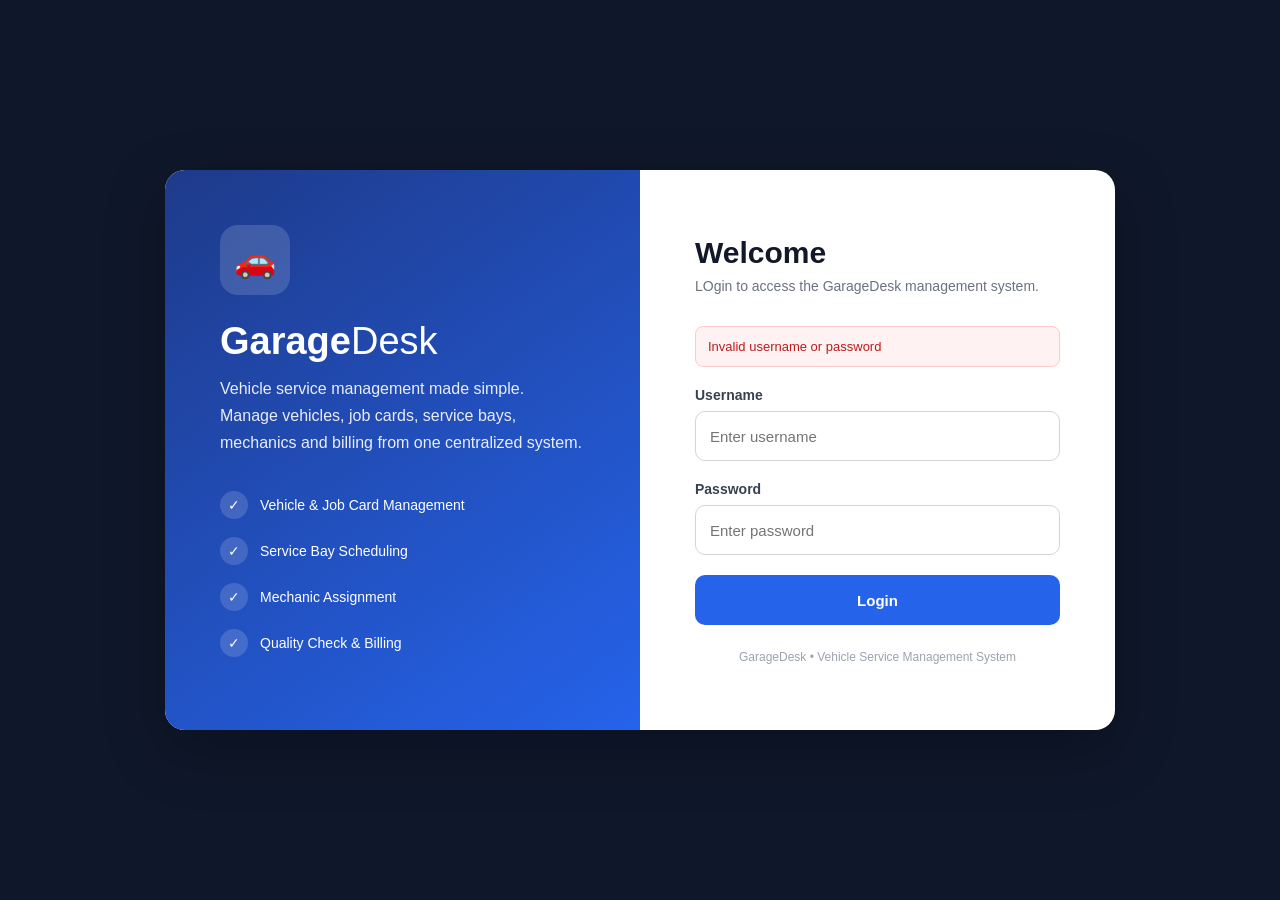
<file: src/main/resources/templates/login.html>
<!DOCTYPE html>
<html lang="en">
<head>
    <meta charset="UTF-8">
    <meta name="viewport" content="width=device-width, initial-scale=1.0">

    <title>GarageDesk | Login</title>

    <style>
        * {
            box-sizing: border-box;
            margin: 0;
            padding: 0;
        }

        body {
            min-height: 100vh;
            font-family: Arial, Helvetica, sans-serif;
            background: #0f172a;
            display: flex;
            align-items: center;
            justify-content: center;
            padding: 20px;
        }

        .login-container {
            width: 100%;
            max-width: 950px;
            min-height: 560px;
            display: grid;
            grid-template-columns: 1fr 1fr;
            background: #ffffff;
            border-radius: 20px;
            overflow: hidden;
            box-shadow: 0 20px 60px rgba(0, 0, 0, 0.25);
        }

        /* LEFT SIDE */

        .brand-section {
            background: linear-gradient(145deg, #1e3a8a, #2563eb);
            color: white;
            padding: 55px;
            display: flex;
            flex-direction: column;
            justify-content: center;
        }

        .brand-icon {
            width: 70px;
            height: 70px;
            background: rgba(255, 255, 255, 0.15);
            border-radius: 18px;
            display: flex;
            align-items: center;
            justify-content: center;
            font-size: 34px;
            margin-bottom: 25px;
        }

        .brand-section h1 {
            font-size: 38px;
            margin-bottom: 12px;
        }

        .brand-section h1 span {
            font-weight: normal;
        }

        .brand-section p {
            font-size: 16px;
            line-height: 1.7;
            opacity: 0.9;
            max-width: 380px;
        }

        .feature-list {
            margin-top: 35px;
        }

        .feature {
            display: flex;
            align-items: center;
            gap: 12px;
            margin-bottom: 18px;
            font-size: 14px;
        }

        .feature-icon {
            width: 28px;
            height: 28px;
            border-radius: 50%;
            background: rgba(255, 255, 255, 0.15);
            display: flex;
            align-items: center;
            justify-content: center;
        }

        /* RIGHT SIDE */

        .login-section {
            padding: 55px;
            display: flex;
            flex-direction: column;
            justify-content: center;
        }

        .login-section h2 {
            font-size: 30px;
            color: #111827;
            margin-bottom: 8px;
        }

        .login-subtitle {
            color: #6b7280;
            font-size: 14px;
            margin-bottom: 32px;
        }

        .form-group {
            margin-bottom: 20px;
        }

        .form-group label {
            display: block;
            color: #374151;
            font-size: 14px;
            font-weight: 600;
            margin-bottom: 8px;
        }

        .form-group input {
            width: 100%;
            height: 50px;
            border: 1px solid #d1d5db;
            border-radius: 10px;
            padding: 0 14px;
            font-size: 15px;
            outline: none;
            transition: 0.2s;
        }

        .form-group input:focus {
            border-color: #2563eb;
            box-shadow: 0 0 0 3px rgba(37, 99, 235, 0.12);
        }

        .login-btn {
            width: 100%;
            height: 50px;
            border: none;
            border-radius: 10px;
            background: #2563eb;
            color: white;
            font-size: 15px;
            font-weight: 600;
            cursor: pointer;
            transition: 0.2s;
        }

        .login-btn:hover {
            background: #1d4ed8;
        }

        .error-message {
            background: #fef2f2;
            color: #b91c1c;
            border: 1px solid #fecaca;
            padding: 12px;
            border-radius: 8px;
            font-size: 13px;
            margin-bottom: 20px;
        }

        .footer-text {
            text-align: center;
            margin-top: 25px;
            font-size: 12px;
            color: #9ca3af;
        }

        @media (max-width: 750px) {

            .login-container {
                grid-template-columns: 1fr;
            }

            .brand-section {
                padding: 35px;
            }

            .brand-section h1 {
                font-size: 30px;
            }

            .login-section {
                padding: 35px;
            }

            .feature-list {
                display: none;
            }
        }
    </style>
</head>

<body>

<div class="login-container">

    <!-- LEFT -->
    <div class="brand-section">

        <div class="brand-icon">
            🚗
        </div>

        <h1>
            Garage<span>Desk</span>
        </h1>

        <p>
            Vehicle service management made simple.
            Manage vehicles, job cards, service bays,
            mechanics and billing from one centralized system.
        </p>

        <div class="feature-list">

            <div class="feature">
                <div class="feature-icon">✓</div>
                <span>Vehicle & Job Card Management</span>
            </div>

            <div class="feature">
                <div class="feature-icon">✓</div>
                <span>Service Bay Scheduling</span>
            </div>

            <div class="feature">
                <div class="feature-icon">✓</div>
                <span>Mechanic Assignment</span>
            </div>

            <div class="feature">
                <div class="feature-icon">✓</div>
                <span>Quality Check & Billing</span>
            </div>

        </div>

    </div>


    <!-- RIGHT -->
    <div class="login-section">

        <h2>Welcome</h2>

        <p class="login-subtitle">
            LOgin to access the GarageDesk management system.
        </p>


        <!-- Error message -->
        <div class="error-message"
             th:if="${error}"
             th:text="${error}">
            Invalid username or password
        </div>


        <form action="/login" method="post">

            <div class="form-group">

                <label for="username">
                    Username
                </label>

                <input
                    type="text"
                    id="username"
                    name="username"
                    placeholder="Enter username"
                    required
                    autocomplete="username">

            </div>


            <div class="form-group">

                <label for="password">
                    Password
                </label>

                <input
                    type="password"
                    id="password"
                    name="password"
                    placeholder="Enter password"
                    required
                    autocomplete="current-password">

            </div>


            <button type="submit" class="login-btn">
                Login
            </button>

        </form>
        <div class="footer-text">
            GarageDesk • Vehicle Service Management System
        </div>

    </div>

</div>

</body>
</html>
</file>
